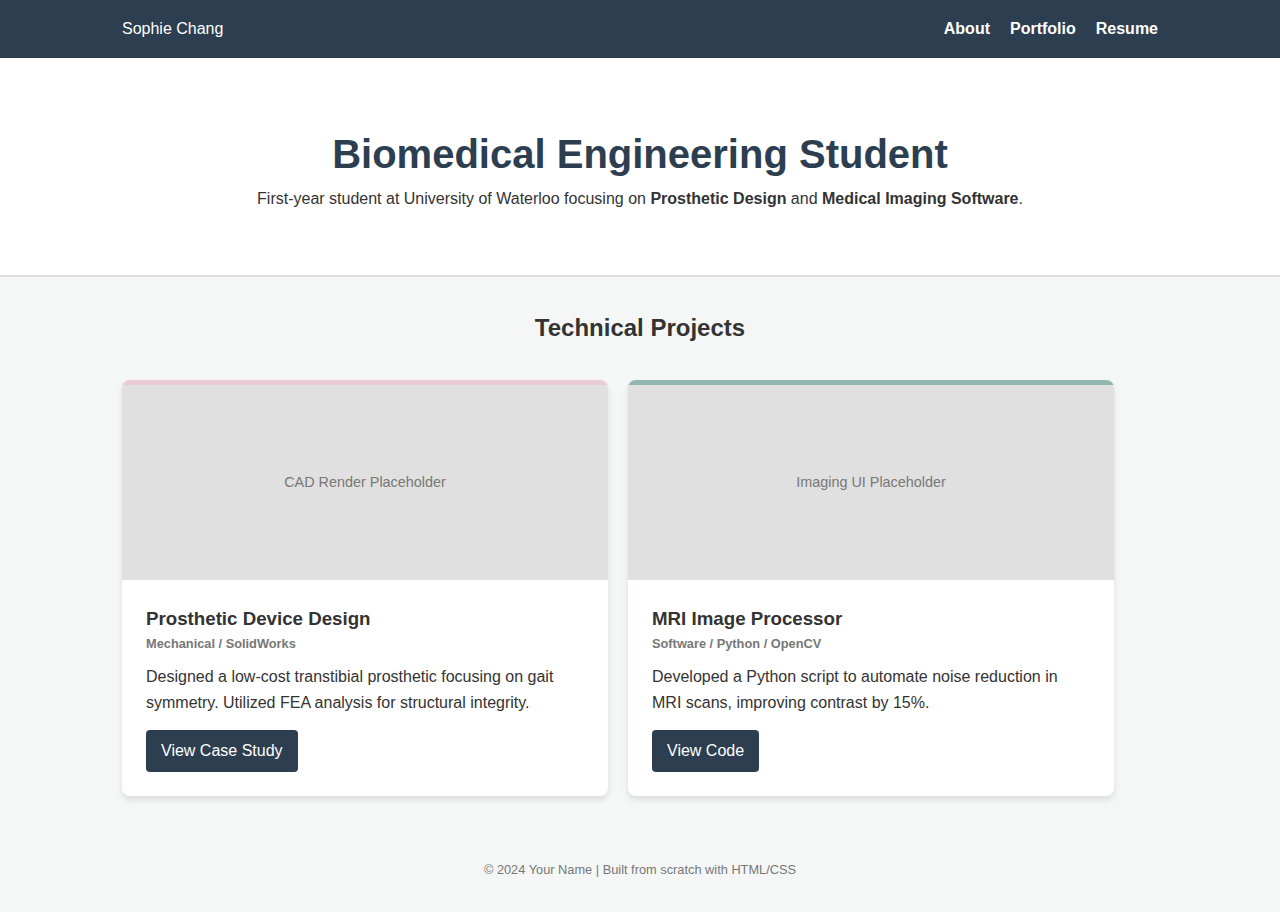
<file: index.html>
<!DOCTYPE html>
<html lang="en">
<head>
    <meta charset="UTF-8">
    <meta name="viewport" content="width=device-width, initial-scale=1.0">
    <title>Your Name | Biomedical Engineering Portfolio</title>
    <link rel="stylesheet" href="style.css">
</head>
<body>

    <header>
        <nav>
            <div class="logo">Sophie Chang</div>
            <ul>
                <li><a href="#about">About</a></li>
                <li><a href="#portfolio">Portfolio</a></li>
                <li><a href="resume.pdf" target="_blank">Resume</a></li>
            </ul>
        </nav>
    </header>

    <section id="about" class="hero">
        <h1>Biomedical Engineering Student</h1>
        <p>First-year student at University of Waterloo focusing on <strong>Prosthetic Design</strong> and <strong>Medical Imaging Software</strong>.</p>
    </section>

    <section id="portfolio" class="container">
        <h2 class="section-title">Technical Projects</h2>
        
        <div class="project-grid">
            
            <div class="project-card">
                <div class="project-image mechanical">
                    <span>CAD Render Placeholder</span>
                </div>
                <div class="project-info">
                    <h3>Prosthetic Device Design</h3>
                    <p class="tag">Mechanical / SolidWorks</p>
                    <p>Designed a low-cost transtibial prosthetic focusing on gait symmetry. Utilized FEA analysis for structural integrity.</p>
                    <a href="#" class="btn">View Case Study</a>
                </div>
            </div>

            <div class="project-card">
                <div class="project-image software">
                    <span>Imaging UI Placeholder</span>
                </div>
                <div class="project-info">
                    <h3>MRI Image Processor</h3>
                    <p class="tag">Software / Python / OpenCV</p>
                    <p>Developed a Python script to automate noise reduction in MRI scans, improving contrast by 15%.</p>
                    <a href="https://github.com/yourusername" class="btn">View Code</a>
                </div>
            </div>

        </div>
    </section>

    <footer>
        <p>&copy; 2024 Your Name | Built from scratch with HTML/CSS</p>
    </footer>

</body>
</html>
</file>
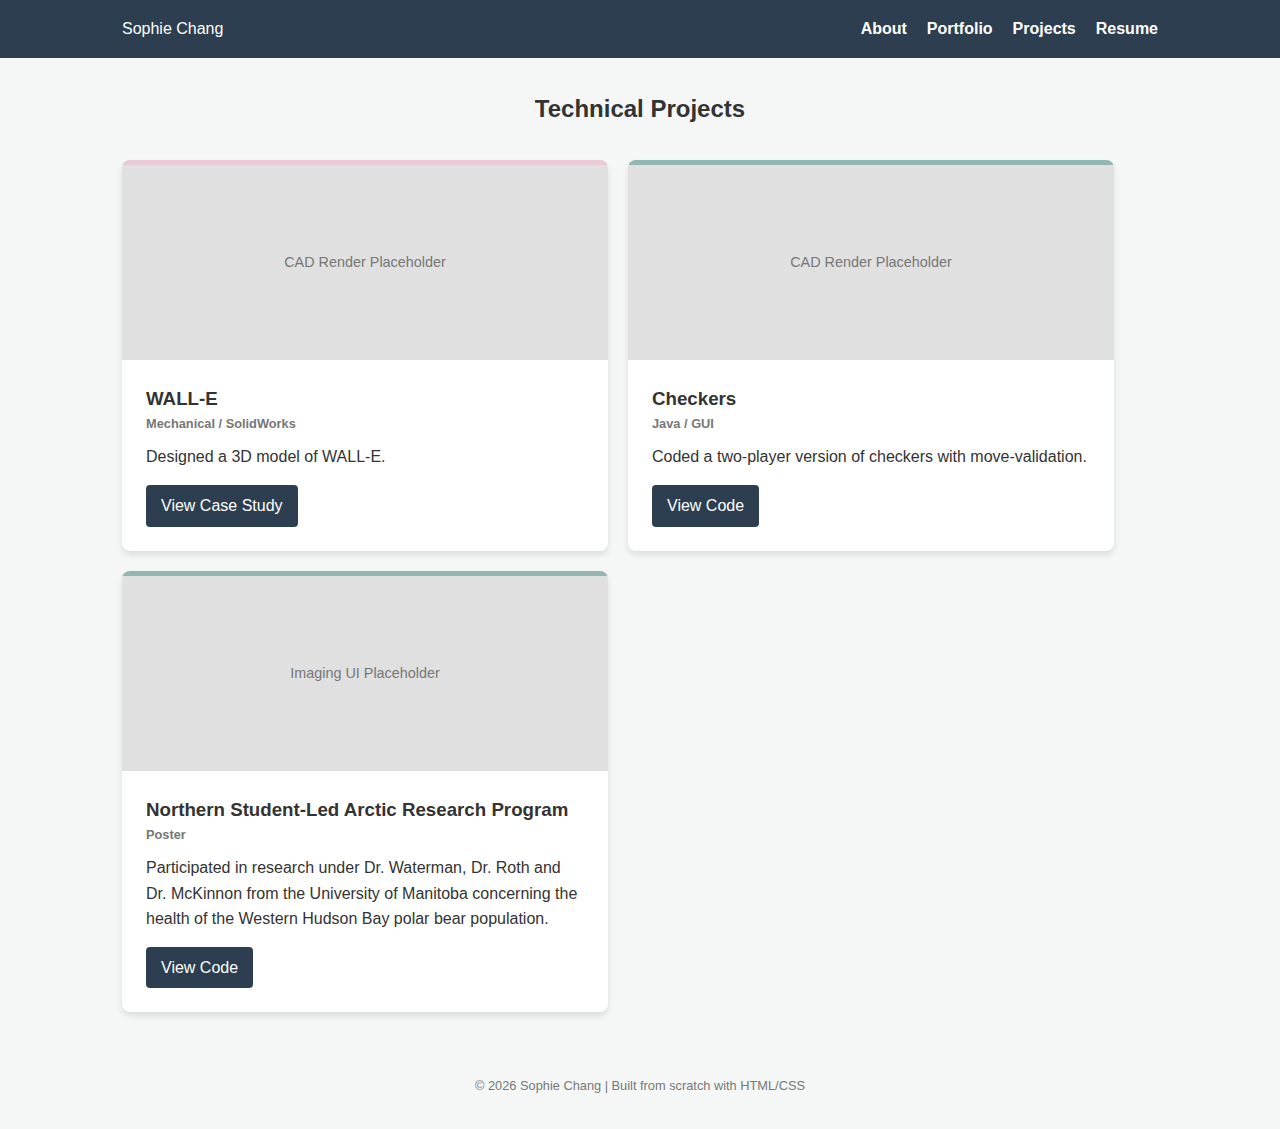
<file: projects.html>
<!DOCTYPE html>
<html lang="en">
<head>
    <meta charset="UTF-8">
    <meta name="viewport" content="width=device-width, initial-scale=1.0">
    <title>My Projects</title>
    <link rel="stylesheet" href="style.css">
</head>
<body>

    <header>
        <nav>
            <div class="logo">Sophie Chang</div>
            <ul>
                <li><a href="index.html">About</a></li>
                <li><a href="#portfolio">Portfolio</a></li>
                <li><a href="projects.html">Projects</a></li>
                <li><a href="resume.pdf" target="_blank">Resume</a></li>
            </ul>
        </nav>
    </header>


    <section id="portfolio" class="container">
        <h2 class="section-title">Technical Projects</h2>
        
        <div class="project-grid">
            
            <div class="project-card">
                <div class="project-image mechanical">
                    <span>CAD Render Placeholder</span>
                </div>
                <div class="project-info">
                    <h3>WALL-E</h3>
                    <p class="tag">Mechanical / SolidWorks</p>
                    <p>Designed a 3D model of WALL-E.</p>
                    <a href="#" class="btn">View Case Study</a>
                </div>
            </div>

            <div class="project-card">
                <div class="project-image software">
                    <span>CAD Render Placeholder</span>
                </div>
                <div class="project-info">
                    <h3>Checkers</h3>
                    <p class="tag">Java / GUI</p>
                    <p>Coded a two-player version of checkers with move-validation.</p>
                    <a href="#" class="btn">View Code</a>
                </div>
            </div>

            <div class="project-card">
                <div class="project-image software">
                    <span>Imaging UI Placeholder</span>
                </div>
                <div class="project-info">
                    <h3>Northern Student-Led Arctic Research Program</h3>
                    <p class="tag">Poster</p>
                    <p>Participated in research under Dr. Waterman, Dr. Roth and Dr. McKinnon from the University of Manitoba concerning the health of the Western Hudson Bay polar bear population.</p>
                    <a href="#" class="btn">View Code</a>
                </div>
            </div>

        </div>
    </section>

    <footer>
        <p>&copy; 2026 Sophie Chang | Built from scratch with HTML/CSS</p>
    </footer>

</body>
</html>
</file>
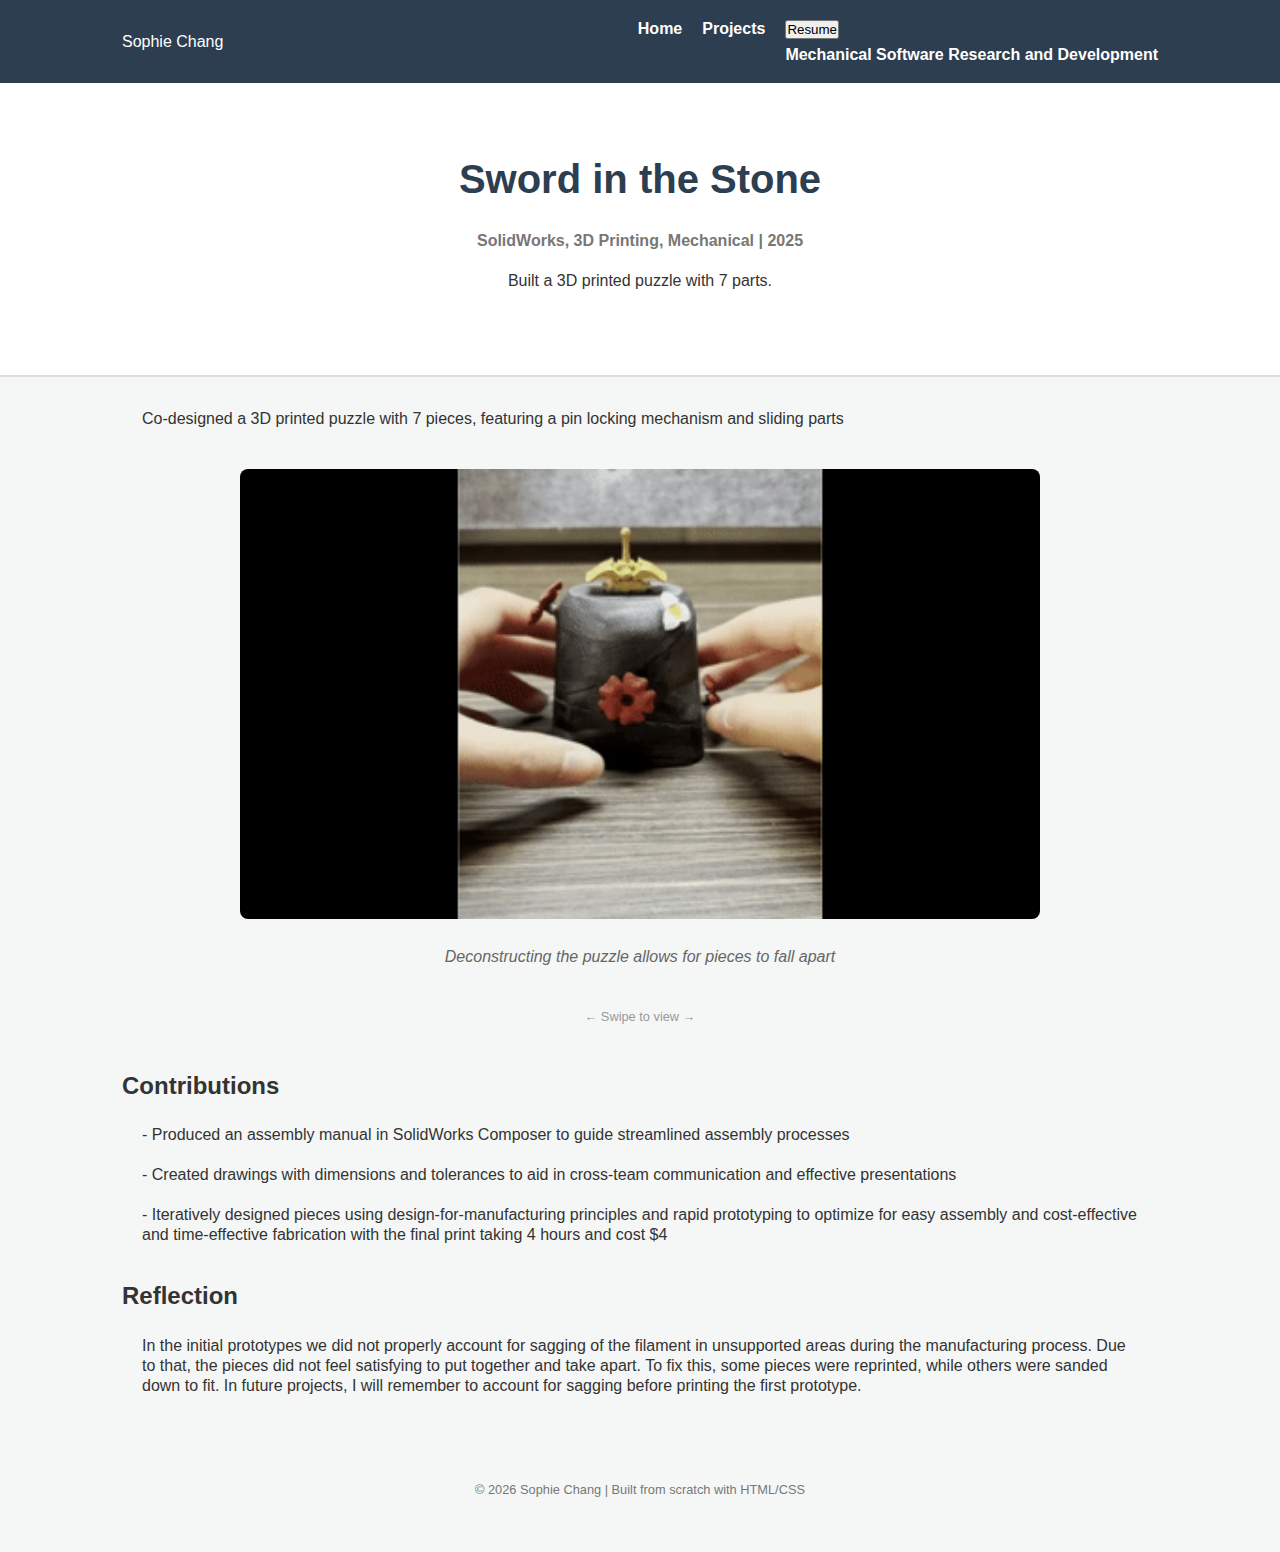
<file: projects/3DPuzzle.html>
<!DOCTYPE html>
<html lang = "en">
<head>
    <meta charset="UTF-8">
    <meta name="viewport" content="width=device-width, initial-scale=1.0">
    <title>Sophie Chang | Biomedical Engineering Portfolio</title>
    <link rel="stylesheet" href="../style.css">
</head>
<!--Up top is documenent set-up-->

<body class = "project-page">
    <header>
        <nav>
            <div class="logo">Sophie Chang</div>
            <ul>
                <li><a href="../index.html">Home</a></li>
                <li><a href="../projects.html">Projects</a></li>
                <li>
                    <div class = "dropdown">
                        <button class="dropbtn">Resume</button>
                            <div class="dropdown-content">
                                <a href="../resumes/Mech_Resume.pdf" target="_blank">Mechanical</a>
                                <a href="../resumes/Software_Resume.pdf" target = "_blank">Software</a>
                                <a href="../resumes/RnD_Resume.pdf" target = "_blank">Research and Development</a>
                        </div>
                    </div>
                </li>
            </ul>
        </nav>
    </header>

    <section id="about" class="hero">
        <h1>Sword in the Stone</h1>
        <p class = "tag">SolidWorks, 3D Printing, Mechanical | 2025</p>
        <p>Built a 3D printed puzzle with 7 parts.</p>
    </section>

    <section id="description" class="container">
        <p>Co-designed a 3D printed puzzle with 7 pieces, featuring a pin locking mechanism and sliding parts</p>
    </section>

    <section id="images" class="container">
        <div class = "slideshow-container">
            <div class = "slideshow">
                <div class = "slide">
                    <img src ="../images/3Dpuzzle_build.gif" alt="Animation for deconstructing the 3D puzzle"></img>
                    <p class = "caption"> Deconstructing the puzzle allows for pieces to fall apart</p>
                </div>
                <div class = "slide">
                    <img src ="../images/3Dpuzzle_manual_BOM.png" alt="Manual page showing the pieces needed"></img>
                    <p class = "caption">Page of the manual showing the pieces needed, this is in visual format to allow for good communication</p>
                </div>
                <div class = "slide">
                    <img src ="../images/3Dpuzzle_manual_front.png" alt="Front cover of manual showing the finsihed project"></img>
                    <p class = "caption">Front page of the manual</p>
                </div>
                <div class = "slide">
                    <img src ="../images/3Dpuzzle_dimensions.jpg" alt="Sketch of the puzzle"></img>
                    <p class = "caption">Preliminary sketch of the puzzle with dimensions, multiple colours were used for clarity</p>
                </div>
                <div class = "slide">
                    <img src ="../images/3Dpuzzle_white_bkgrnd.png" alt="Finished product"></img>
                    <p class = "caption">Finished product</p>
                </div>
                <div class = "slide">
                    <img src ="../images/3Dpuzzle_printed_all_pieces.jpg" alt="3D printed parts"></img>
                    <p class = "caption">Product before painting</p>
                </div>
                <div class = "slide">
                    <img src ="../images/3Dpuzzle_rocks.png" alt="the 3 main rock components of the puzzle"></img>
                    <p class = "caption">The main body of the puzzle in SolidWorks Assembly</p>
                </div>
            </div>
            <p class = "scroll-hint">← Swipe to view →</p>
        </div>
    </section>

    <section id="contributions" class="container">
        <h2>Contributions</h2>
        <p> - Produced an assembly manual in SolidWorks Composer to guide streamlined assembly processes</p>
        <p> - Created drawings with dimensions and tolerances to aid in cross-team communication and effective presentations </p>
        <p> - Iteratively designed pieces using design-for-manufacturing principles and rapid prototyping to optimize for easy assembly and cost-effective and time-effective fabrication with the final print taking 4 hours and cost $4</p>
    </section>

    <section id="Reflection" class="container">
        <h2>Reflection</h2>
        <p>In the initial prototypes we did not properly account for sagging of the filament in unsupported areas during the manufacturing process. Due to that, the pieces did not feel satisfying to put together and take apart. To fix this, some pieces were reprinted, while others were sanded down to fit. In future projects, I will remember to account for sagging before printing the first prototype.</p>

    </section>

    <footer>
        <p>&copy; 2026 Sophie Chang | Built from scratch with HTML/CSS</p>
    </footer>

</body>
</html>
</file>
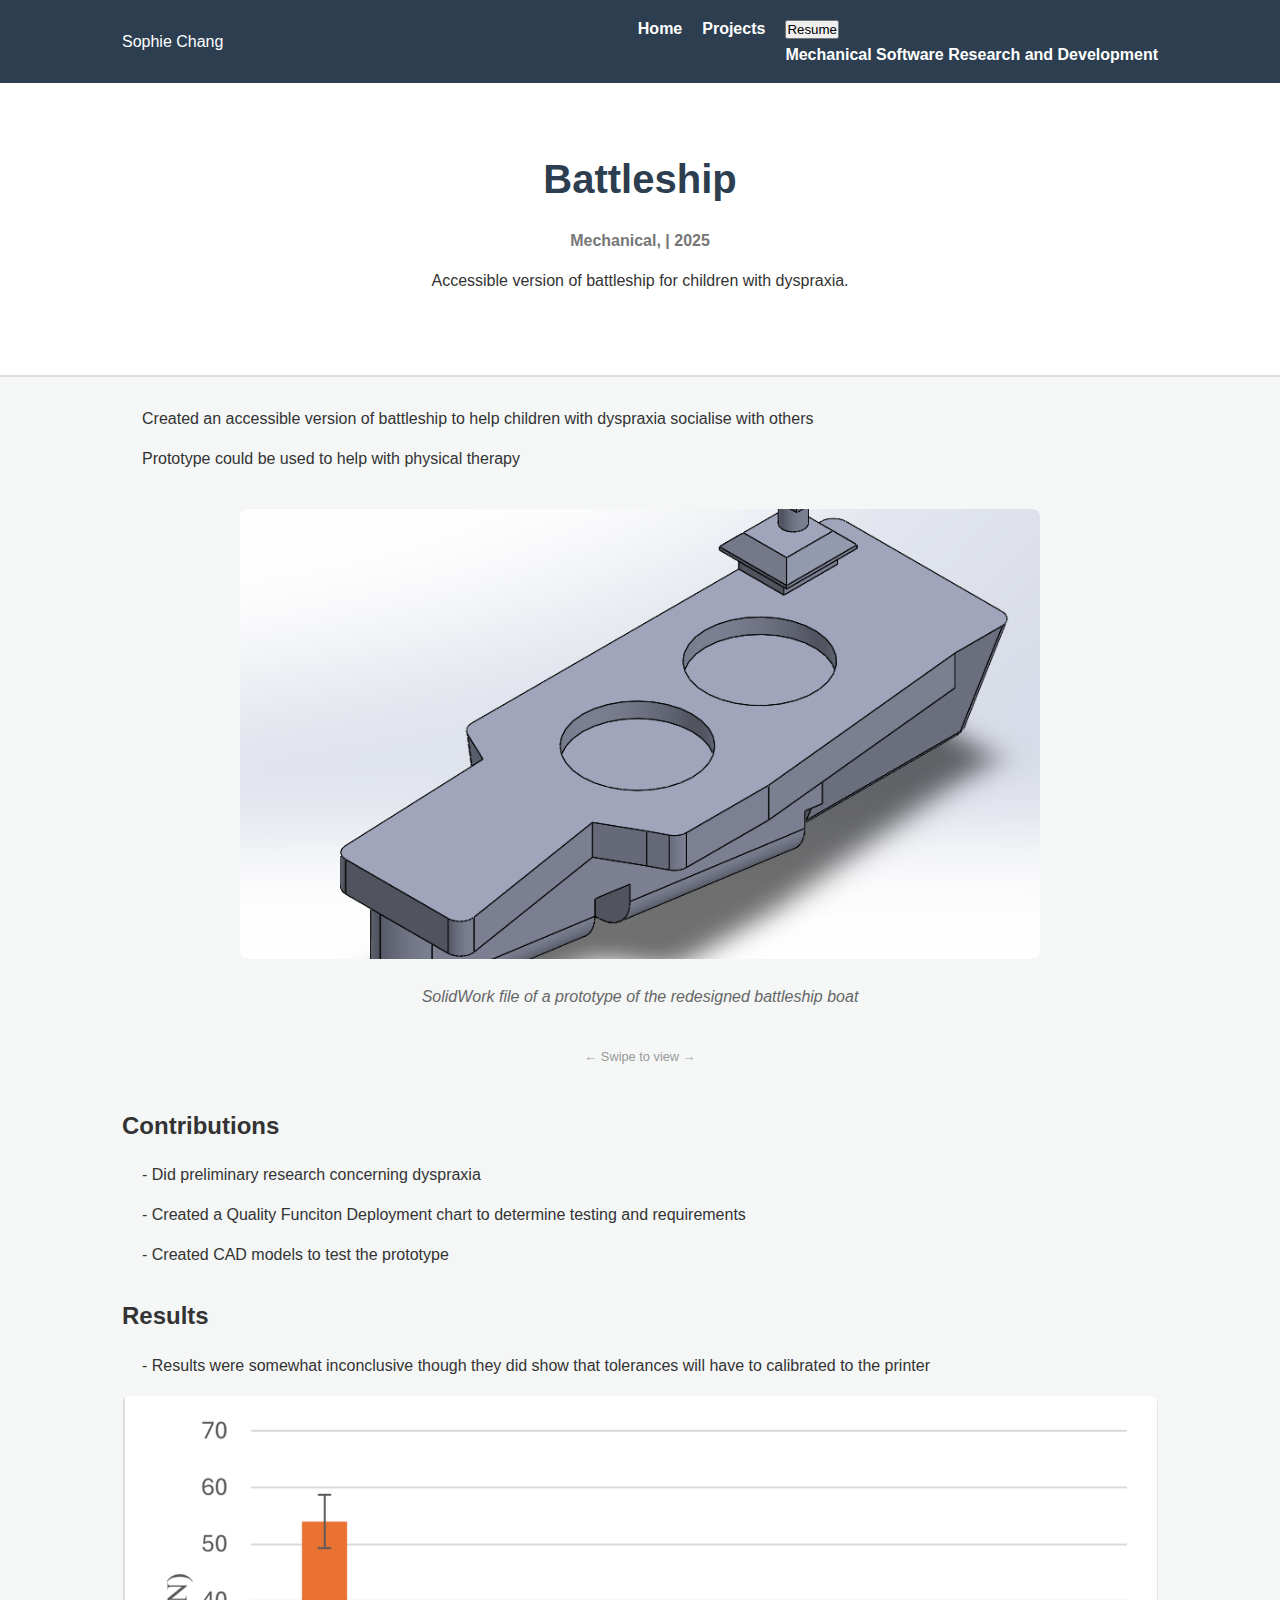
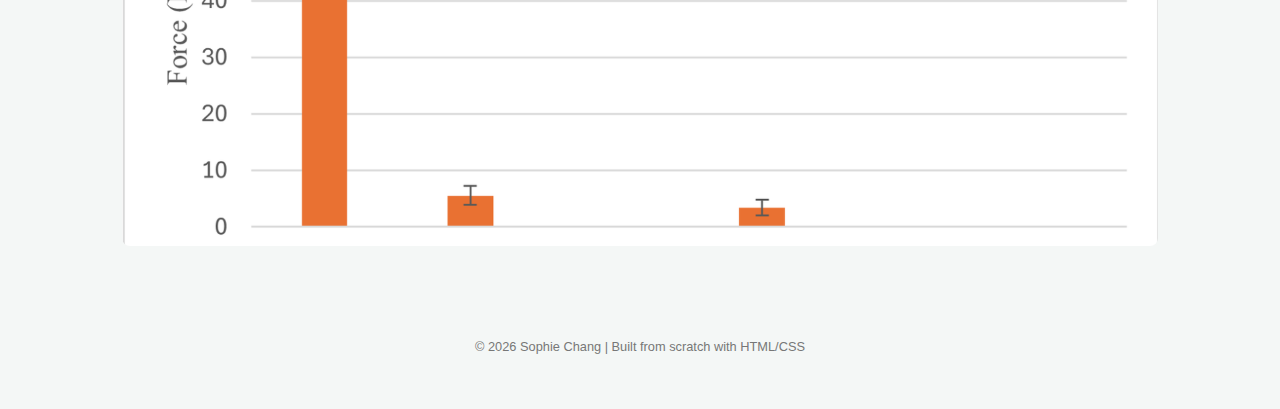
<file: projects/Battleship.html>
<!DOCTYPE html>
<html lang = "en">
<head>
    <meta charset="UTF-8">
    <meta name="viewport" content="width=device-width, initial-scale=1.0">
    <title>Sophie Chang | Biomedical Engineering Portfolio</title>
    <link rel="stylesheet" href="../style.css">
</head>
<!--Up top is documenent set-up-->

<body class = "project-page">
    <header>
        <nav>
            <div class="logo">Sophie Chang</div>
            <ul>
                <li><a href="../index.html">Home</a></li>
                <li><a href="../projects.html">Projects</a></li>
                <li>
                    <div class = "dropdown">
                        <button class="dropbtn">Resume</button>
                            <div class="dropdown-content">
                                <a href="../resumes/Mech_Resume.pdf" target="_blank">Mechanical</a>
                                <a href="../resumes/Software_Resume.pdf" target = "_blank">Software</a>
                                <a href="../resumes/RnD_Resume.pdf" target = "_blank">Research and Development</a>
                        </div>
                    </div> 
                </li>
            </ul>
        </nav>
    </header>

    <section id="about" class="hero">
        <h1>Battleship</h1>
        <p class = "tag">Mechanical,  | 2025</p>
        <p>Accessible version of battleship for children with dyspraxia.</p>
    </section>

    <section id="description" class="container">
        <p>Created an accessible version of battleship to help children with dyspraxia socialise with others</p>
        <p>Prototype could be used to help with physical therapy</p>
    </section>

    <section id="images" class="container">
        <div class = "slideshow-container">
            <div class = "slideshow">
                <div class = "slide">
                    <img src ="../images/Battleship_boat_CAD.png" alt="SolidWork file of a prototype of the redesigned battleship boat"></img>
                    <p class = "caption"> SolidWork file of a prototype of the redesigned battleship boat</p>
                </div>
                <div class = "slide">
                    <img src ="../images/Battleship_grid_CAD.png" alt="SolidWorks file of the protype grid used to test tolerance"></img>
                    <p class = "caption">SolidWorks file of the protype grid used to test tolerance</p>
                </div>
                <div class = "slide">
                    <img src ="../images/Battleship_printed_pieces.png" alt="6 pieces are in a rectangle. Top left is a prototype boat printed in white. There are 4 other grid pieces are printed in grey,while one is white"></img>
                    <p class = "caption">Prototype pieces printed for testing</p>
                </div>
            </div>
            <p class = "scroll-hint">← Swipe to view →</p>
        </div>
    </section>

    <section id="contributions" class="container">
        <h2>Contributions</h2>
        <p> - Did preliminary research concerning dyspraxia</p>
        <p> - Created a Quality Funciton Deployment chart to determine testing and requirements</p>
        <p> - Created CAD models to test the prototype</p>
    </section>

    <section id="results" class="container">
        <h2>Results</h2>
        <div class = "slide">
        <p> - Results were somewhat inconclusive though they did show that tolerances will have to calibrated to the printer</p>
        <img src ="../images/Battleship_results.png" alt="Graph of Force and Tolerance"></img>
        </div>
    </section>

    <footer>
        <p>&copy; 2026 Sophie Chang | Built from scratch with HTML/CSS</p>
    </footer>

</body>
</html>
</file>
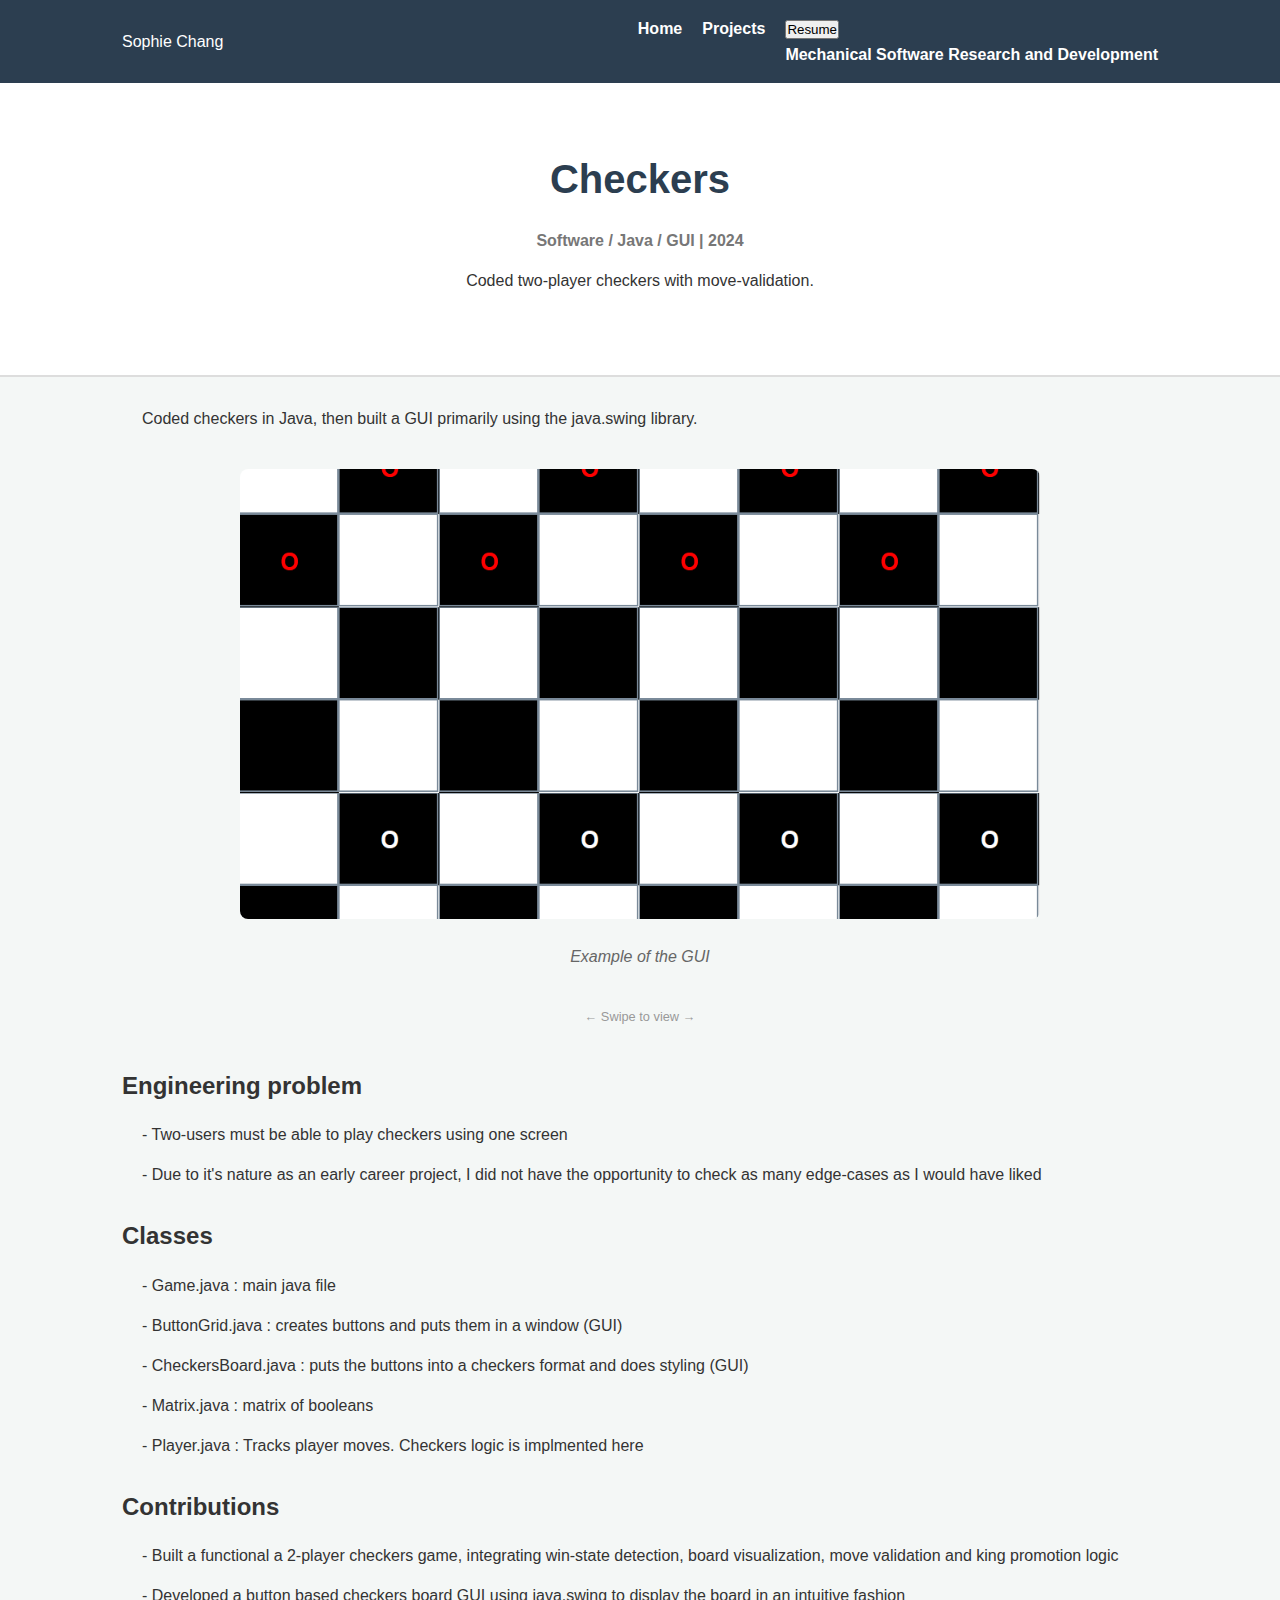
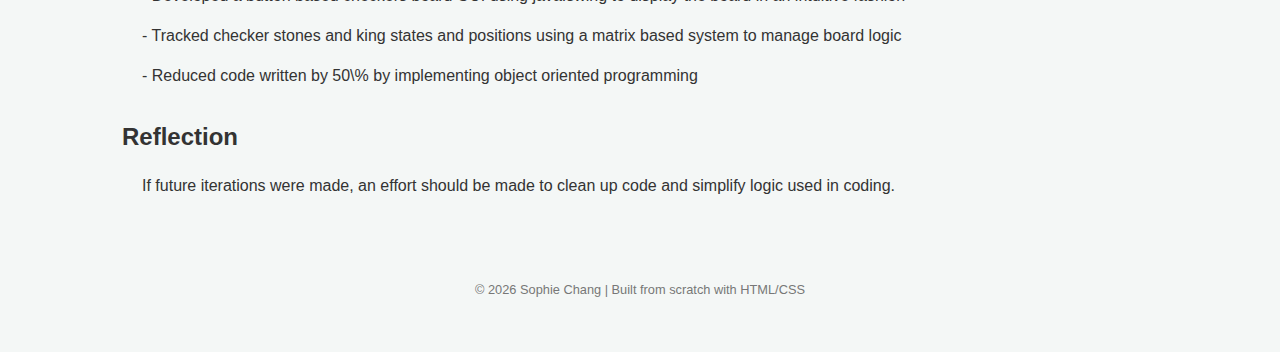
<file: projects/Checkers.html>
<!DOCTYPE html>
<html lang = "en">
<head>
    <meta charset="UTF-8">
    <meta name="viewport" content="width=device-width, initial-scale=1.0">
    <title>Sophie Chang | Biomedical Engineering Portfolio</title>
    <link rel="stylesheet" href="../style.css">
</head>
<!--Up top is documenent set-up-->

<body class = "project-page">
    <header>
        <nav>
            <div class="logo">Sophie Chang</div>
            <ul>
                <li><a href="../index.html">Home</a></li>
                <li><a href="../projects.html">Projects</a></li>
                <li>
                    <div class = "dropdown">
                        <button class="dropbtn">Resume</button>
                            <div class="dropdown-content">
                                <a href="../resumes/Mech_Resume.pdf" target="_blank">Mechanical</a>
                                <a href="../resumes/Software_Resume.pdf" target = "_blank">Software</a>
                                <a href="../resumes/RnD_Resume.pdf" target = "_blank">Research and Development</a>
                        </div>
                    </div>
                </li>
            </ul>
        </nav>
    </header>

    <section id="about" class="hero">
        <h1>Checkers</h1>
        <p class = "tag">Software / Java / GUI | 2024</p>
        <p>Coded two-player checkers with move-validation.</p>
    </section>

    <section id="description" class="container">
        <p>Coded checkers in Java, then built a GUI primarily using the java.swing library.</p>
       
    </section>

    <section id="images" class="container">
        <div class = "slideshow-container">
            <div class = "slideshow">
                <div class = "slide">
                    <img src ="../images/Checkers_board.png" alt="A checker board is shown with red and white tokens on the black squares"></img>
                    <p class = "caption"> Example of the GUI</p>
                </div>

            </div>
            <p class = "scroll-hint">← Swipe to view →</p>
        </div>


    </section>

    <section id="Engineering problem" class="container">
        <h2> Engineering problem</h2>
        <p> - Two-users must be able to play checkers using one screen</p>
        <p> - Due to it's nature as an early career project, I did not have the opportunity to check as many edge-cases as I would have liked</p>
    </section>

    <section id="Classes" class="container">
        <h2> Classes</h2>
        <p> - Game.java : main java file</p>
        <p> - ButtonGrid.java : creates buttons and puts them in a window (GUI) </p>
        <p> - CheckersBoard.java : puts the buttons into a checkers format and does styling (GUI) </p>
        <p> - Matrix.java : matrix of booleans</p>
        <p> - Player.java : Tracks player moves. Checkers logic is implmented here</p>
    </section>

    <section id="Contributions" class="container">
        <h2> Contributions</h2>
        <p> -  Built a functional a 2-player checkers game, integrating win-state detection, board visualization, move validation and king promotion logic </p>
        <p> - Developed a button based checkers board GUI using java.swing to display the board in an intuitive fashion</p>
        <p> - Tracked checker stones and king states and positions using a matrix based system to manage board logic</p>
        <p> - Reduced code written by 50\% by implementing object oriented programming</p>
            
    </section>

    <section id="Reflection" class="container">
        <h2> Reflection</h2>
        <p> If future iterations were made, an effort should be made to clean up code and simplify logic used in coding.</p>
    </section>

    <footer>
        <p>&copy; 2026 Sophie Chang | Built from scratch with HTML/CSS</p>
    </footer>

</body>
</html>
</file>
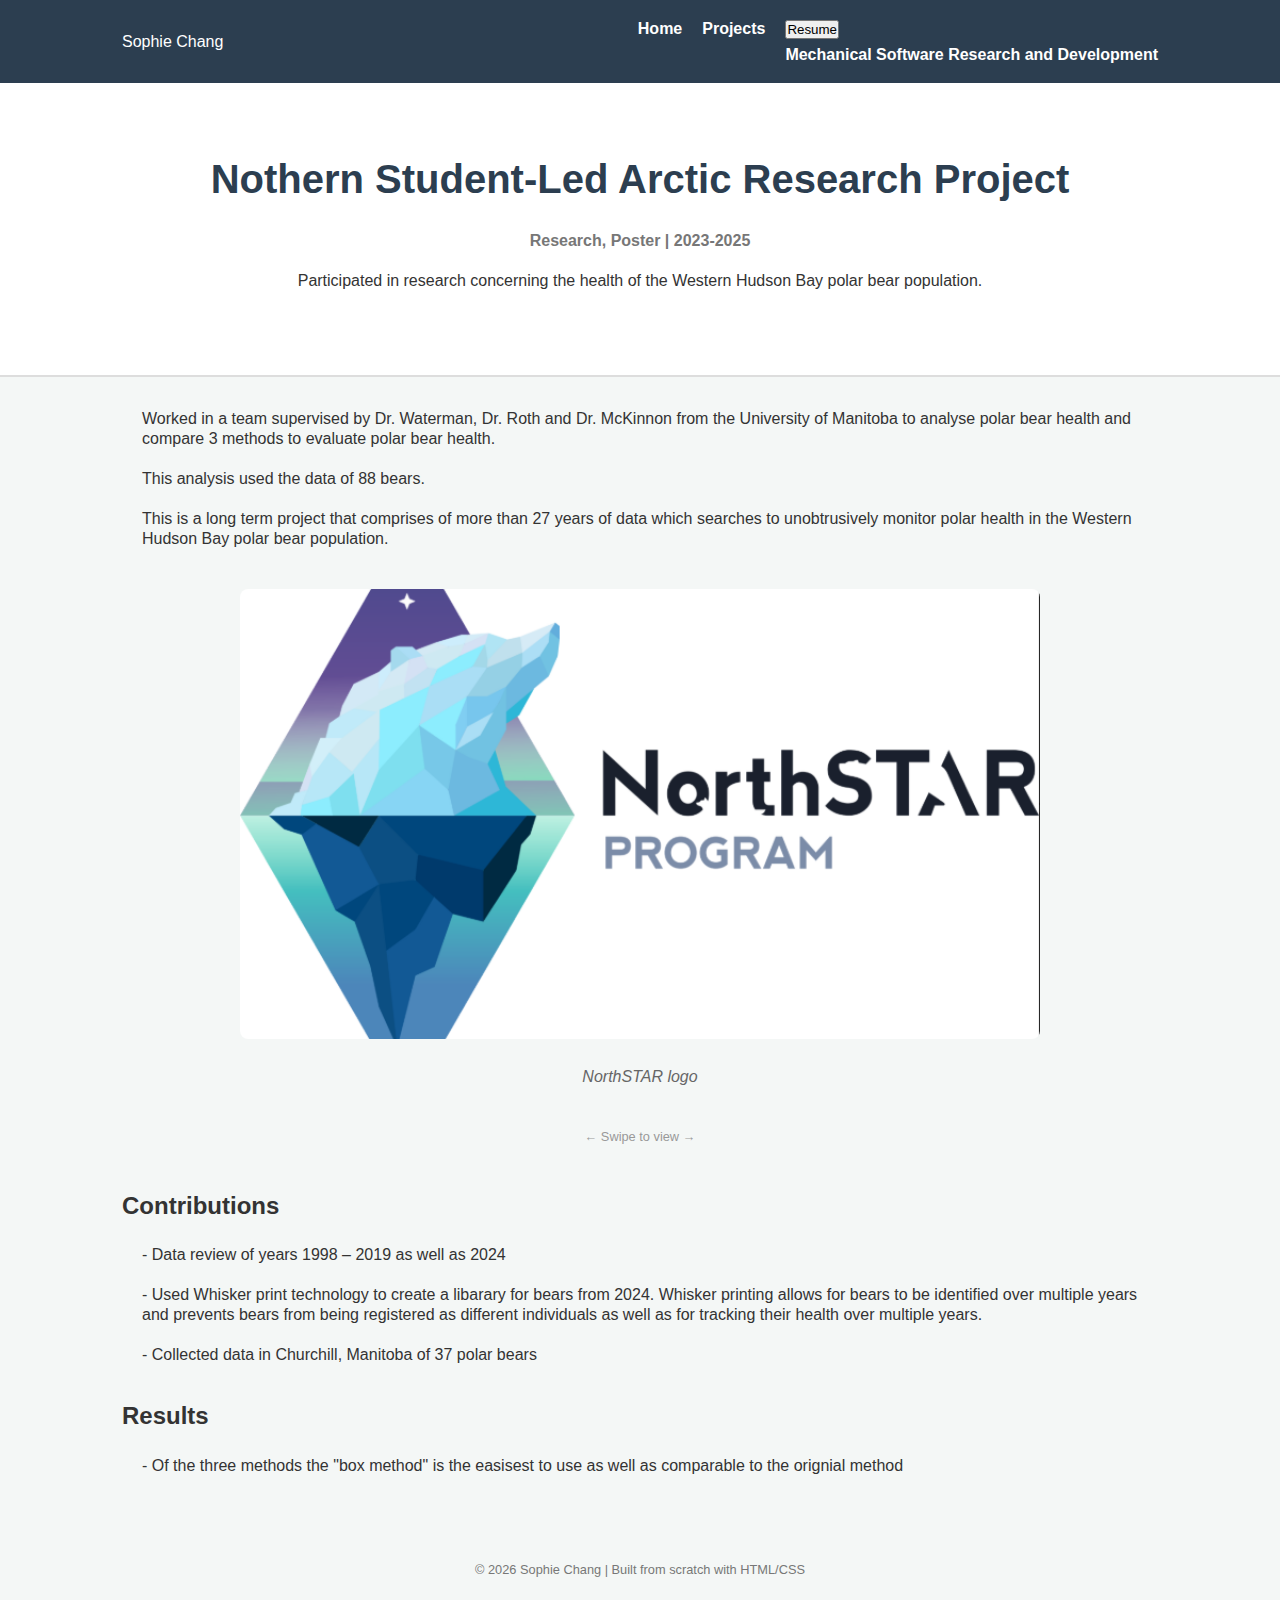
<file: projects/NorthSTAR.html>
<!DOCTYPE html>
<html lang = "en">
<head>
    <meta charset="UTF-8">
    <meta name="viewport" content="width=device-width, initial-scale=1.0">
    <title>Sophie Chang | Biomedical Engineering Portfolio</title>
    <link rel="stylesheet" href="../style.css">
</head>
<!--Up top is documenent set-up-->

<body class = "project-page">
    <header>
        <nav>
            <div class="logo">Sophie Chang</div>
            <ul>
                <li><a href="../index.html">Home</a></li>
                <li><a href="../projects.html">Projects</a></li>
                <li>
                    <div class = "dropdown">
                        <button class="dropbtn">Resume</button>
                            <div class="dropdown-content">
                                <a href="../resumes/Mech_Resume.pdf" target="_blank">Mechanical</a>
                                <a href="../resumes/Software_Resume.pdf" target = "_blank">Software</a>
                                <a href="../resumes/RnD_Resume.pdf" target = "_blank">Research and Development</a>
                        </div>
                    </div> 
                </li>
            </ul>
        </nav>
    </header>

    <section id="about" class="hero">
        <h1>Nothern Student-Led Arctic Research Project</h1>
        <p class = "tag">Research, Poster | 2023-2025</p>
        <p>Participated in research concerning the health of the Western Hudson Bay polar bear population.</p>
    </section>

    <section id="description" class="container">
        <p>Worked in a team supervised by Dr. Waterman, Dr. Roth and Dr. McKinnon from the University of Manitoba to analyse polar bear health and compare 3 methods to evaluate polar bear health.</p>
        <p>This analysis used the data of 88 bears.</p>
        <p>This is a long term project that comprises of more than 27 years of data which searches to unobtrusively monitor polar health in the Western Hudson Bay polar bear population.</p>
    </section>

    <section id="images" class="container">
        <div class = "slideshow-container">
            <div class = "slideshow">
                <div class = "slide">
                    <img src ="../images/NorthSTAR_logo.png" alt="Logo of NorthSTAR program"></img>
                    <p class = "caption">NorthSTAR logo</p>
                </div>
                <div class = "slide">
                    <img src ="../images/NorthSTAR_Group_2024.jpg" alt="Group photo in tundra buggy"></img>
                    <p class = "caption">Group photo</p>
                </div>
                <div class = "slide">
                    <img src ="../images/NorthSTAR_Whiskerprint Screenshot.jpg" alt="Whiskerprint software"></img>
                    <p class = "caption">Whiskerprint software</p>
                </div>
                <div class = "slide">
                    <img src ="../images/NorthSTAR_CSEE.png" alt="Presenting at CSEE 2024"></img>
                    <p class = "caption">Presenting at CSEE 2024</p>
                </div>
                <div class = "slide">
                    <img src ="../images/NorthSTAR_MB_conference.png" alt="Presenting at Manitoba Wildlife Society 2024"></img>
                    <p class = "caption">Presenting at Manitoba Wildlife Society 2024</p>
                </div>
                <div class = "slide">
                    <img src ="../images/NorthSTAR_zoo.png" alt="Science communication at the local zoo"></img>
                    <p class = "caption">Science communication at the local zoo</p>
                </div>

            </div>
            <p class = "scroll-hint">← Swipe to view →</p>
        </div>
    </section>

    <section id="contributions" class="container">
        <h2> Contributions</h2>
        <p> - Data review of years 1998 – 2019 as well as 2024</p>
        <p> - Used Whisker print technology to create a libarary for bears from 2024. Whisker printing  allows for bears to be identified over multiple years and prevents bears from being registered as different individuals as well as for tracking their health over multiple years. </p>
        <p> - Collected data in Churchill, Manitoba of 37 polar bears</p>
    </section>

    <section id="results" class="container">
        <h2> Results</h2>
        <p> - Of the three methods the "box method" is the easisest to use as well as comparable to the orignial method</p>
    </section>

    <footer>
        <p>&copy; 2026 Sophie Chang | Built from scratch with HTML/CSS</p>
    </footer>

</body>
</html>
</file>
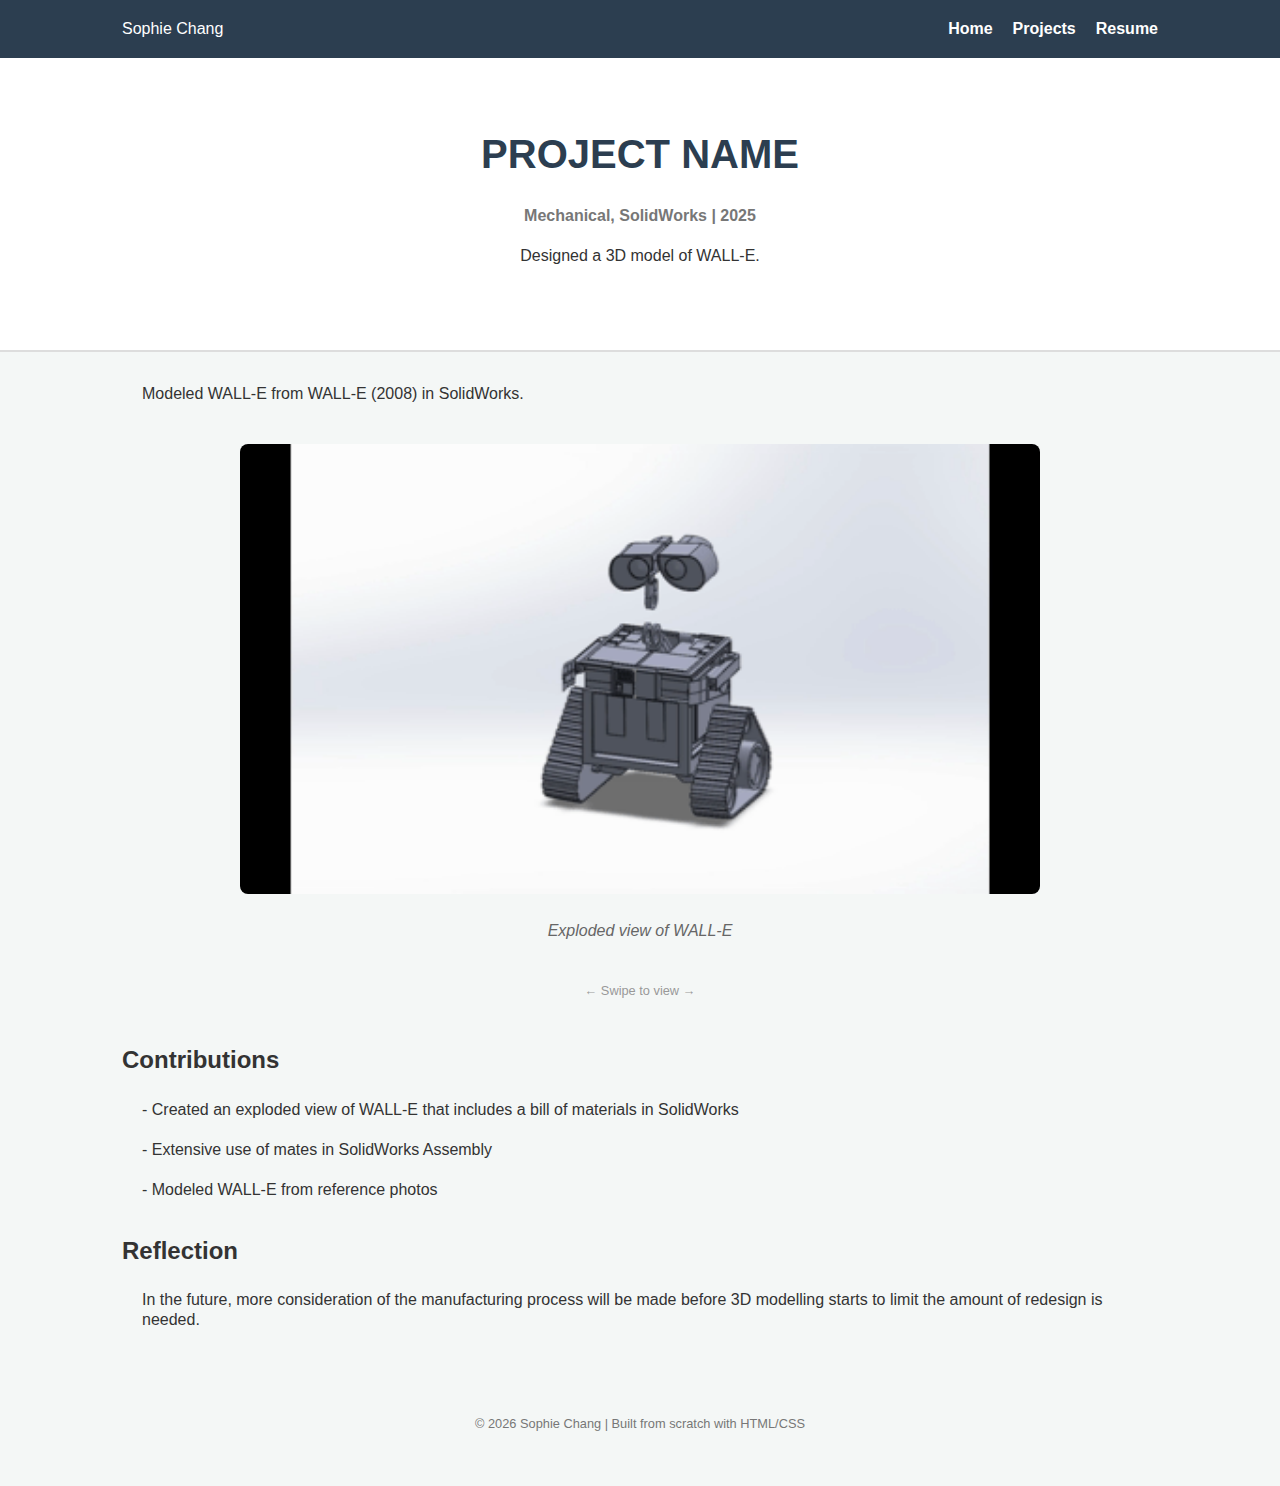
<file: projects/WALLE.html>
<!DOCTYPE html>
<html lang = "en">
<head>
    <meta charset="UTF-8">
    <meta name="viewport" content="width=device-width, initial-scale=1.0">
    <title>Sophie Chang | Biomedical Engineering Portfolio</title>
    <link rel="stylesheet" href="../style.css">
</head>
<!--Up top is documenent set-up-->

<body class = "project-page">
    <header>
        <nav>
            <div class="logo">Sophie Chang</div>
            <ul>
                <li><a href="../index.html">Home</a></li>
                <li><a href="../projects.html">Projects</a></li>
                <li><a href="resume.pdf" target="_blank">Resume</a></li>
            </ul>
        </nav>
    </header>

    <section id="about" class="hero">
        <h1>PROJECT NAME</h1>
        <p class = "tag">Mechanical, SolidWorks | 2025</p>
        <p>Designed a 3D model of WALL-E.</p>
    </section>

    <section id="description" class="container">
        <p>Modeled WALL-E from WALL-E (2008) in SolidWorks.</p>
    </section>

    <section id="images" class="container">
        <div class = "slideshow-container">
            <div class = "slideshow">
                <div class = "slide">
                    <img src ="../images/WALLE_exploded_gif.gif" alt="animation of the 3D model of WALL-E breaking down into pieces"></img>
                    <p class = "caption">Exploded view of WALL-E</p>
                </div>
                <div class = "slide">
                    <img src ="../images/WALLE_arm_exploded.gif" alt="animation of the 3D model of WALL-E's arm breaking down into pieces"></img>
                    <p class = "caption">Exploded view of WALL-E's arm</p>
                </div>
                <div class = "slide">
                    <img src ="../images/WALLE_exploded.png" alt="exploded view of WALL-E"></img>
                    <p class = "caption">Exploded view of WALL-E</p>
                </div>
                <div class = "slide">
                    <img src ="../images/WALLE_arm_exploded.png" alt="exploded view of WALL-E's arm"></img>
                    <p class = "caption">Exploded view of the arm of WALL-E</p>
                </div>
                <div class = "slide">
                    <img src ="../images/WALLE_exploded_BOM.png" alt="exploded view of WALL-E' with a bill of materials"></img>
                    <p class = "caption">Exploded view of WALL-E with a bill of materials</p>
                </div>
                <div class = "slide">
                    <img src ="../images/WALLE_front_arm_up.png" alt="3D model of WALL-E with his left arm waving"></img>
                    <p class = "caption">Front view of WALL-E</p>
                </div>
                <div class = "slide">
                    <img src ="../images/WALLE_isometic.png" alt="isometric view of the WALL-E 3D model"></img>
                    <p class = "caption">Isometric view of WALL-E</p>
                </div>
                <div class = "slide">
                    <img src ="../images/WALLE_back_isometric.png" alt="isometric view of the back of the WALL-E 3D model"></img>
                    <p class = "caption">Isometric view of the back of WALL-E</p>
                </div>
                
            </div>
            <p class = "scroll-hint">← Swipe to view →</p>
        </div>
    </section>

    <section id="contributions" class="container">
        <h2>Contributions</h2>
        <p> - Created an exploded view of WALL-E that includes a bill of materials in SolidWorks</p>
        <p> - Extensive use of mates in SolidWorks Assembly </p>
        <p> - Modeled WALL-E from reference photos</p>
    </section>

    <section id="reflection" class="container">
        <h2>Reflection</h2>
        <p>In the future, more consideration of the manufacturing process will be made before 3D modelling starts to limit the amount of redesign is needed.
</p>

    </section>

    <footer>
        <p>&copy; 2026 Sophie Chang | Built from scratch with HTML/CSS</p>
    </footer>

</body>
</html>
</file>
<file: style.css>
/* General Styles */
* {
    margin: 0;
    padding: 0;
    box-sizing: border-box;
    font-family: 'Segoe UI', Tahoma, Geneva, Verdana, sans-serif;
}

body {
    background-color: #f4f7f6;
    color: #333;
    line-height: 1.6;
}

/* Navigation */
header {
    background: #2c3e50;
    color: white;
    padding: 1rem 0;
    position: sticky;
    top: 0;
}

nav {
    display: flex;
    justify-content: space-between;
    align-items: center;
    max-width: 1100px;
    margin: auto;
    padding: 0 2rem;
}

nav ul {
    display: flex;
    list-style: none;
}

nav ul li {
    margin-left: 20px;
}

nav ul li a {
    color: white;
    text-decoration: none;
    font-weight: bold;
}

/* Hero Section */
.hero {
    text-align: center;
    padding: 4rem 2rem;
    background: #fff;
    border-bottom: 2px solid #ddd;
}

.hero h1 {
    font-size: 2.5rem;
    color: #2c3e50;
}

/* Portfolio Grid */
.container {
    max-width: 1100px;
    margin: 2rem auto;
    padding: 0 2rem;
}

.section-title {
    text-align: center;
    margin-bottom: 2rem;
}

.project-grid {
    display: flex;
    gap: 20px;
    flex-wrap: wrap; /* Makes it look good on mobile */
    align-items: stretch;
}

.project-card {
    flex: 0 1 calc(50% - 2rem); /* This keeps cards at roughly 50% width on desktop */
    width: 100%;
    background: white;
    border-radius: 8px;
    overflow: hidden;
    box-shadow: 0 4px 6px rgba(0,0,0,0.1);
    transition: transform 0.3s;
}

.portfolio-img {
    width: 100%;
    height: 100%;      /* Fills the 200px container*/
    object-fit: cover; /* crops the image to fit */
    display: block;
}

.project-card:hover {
    transform: translateY(-5px);
}

.project-image {
    height: 200px;
    display: flex;
    align-items: center;
    justify-content: center;
    background: #e0e0e0;
    font-size: 0.9rem;
    color: #777;
}

/* Removes the default link styling from the card */
.card-link {
    text-decoration: none;
    color: inherit; /* Keeps your text dark grey/navy instead of blue */
    display: block; /* Ensures the link takes up the full space of the card */
    flex: 0 1 calc(33.333% - 20px)
}

/*Make the whole card react when hovered */
.card-link:hover .project-card {
    transform: translateY(-8px);
    box-shadow: 0 12px 20px rgba(0,0,0,0.15);
    transition: all 0.3s ease;
}

/* Specific colors for types of projects */
.mechanical { border-top: 5px solid #eccbd9; }
.software { border-top: 5px solid #92b6b1; }
.research { border-top: 5px solid #b2c9ab }

.project-info {
    
    padding: 1.5rem;
}


.tag {
    font-size: 0.8rem;
    color: #777;
    font-weight: bold;
    margin-bottom: 10px;
}

.btn {
    display: inline-block;
    margin-top: 15px;
    padding: 8px 15px;
    background: #2c3e50;
    color: white;
    text-decoration: none;
    border-radius: 4px;
}

footer {
    text-align: center;
    padding: 2rem;
    font-size: 0.8rem;
    color: #777;
}

/* Project page specific */


.project-page .container {
    margin: 2rem auto;
    padding: 0 2rem;
}

.hero .tag{
    font-size: 1rem;

}

.project-page p{
    margin: 20px;
    line-height: 20px;
}

/*carousel image style code*/
.slideshow-container {
    max-width: 800px;
    margin: 40px auto;
    text-align: center;
}

.slideshow {
    display: flex;
    overflow-x: auto;          /* Enables horizontal scrolling */
    scroll-snap-type: x mandatory; /* The "Snap" magic */
    gap: 10px;
    border-radius: 5px;
    scrollbar-width: auto;     /* Hides scrollbar on Firefox */
    padding-bottom: 0px;
}

.slideshow::-webkit-scrollbar {
    display: auto;  
    height: 5px;           /* Hides scrollbar on Chrome/Safari */
}

.slideshow::-webkit-scrollbar-thumb {
    background: #2c3e50;       
    border-radius: 5px;
}

/* Each individual slide */
.slide {
    flex: 0 0 100%;            /* Each slide takes up 100% of the container width */
    scroll-snap-align: center; /* Ensures slide snaps to the center */
}

.slide img {
    width: 100%;
    height: 450px;
    object-fit: cover;         /* Keeps all photos the same size/shape */
    border-radius: 8px;

    /*in the future, make no images cropped*/
}

.caption {
    margin-top: 0px;
    margin-bottom: 0px;
    font-style: italic;
    color: #666;
}

.scroll-hint {
    font-size: 0.8rem;
    color: #999;
    margin-top: 0px;
}

@media (max-width:900px) {
    .card-link{
        flex: 0 1 calc(50% - 20px);
    }
}

@media (max-width:600px){
    .card-link{
        flex: 0 1 100%;
    }
}
</file>
